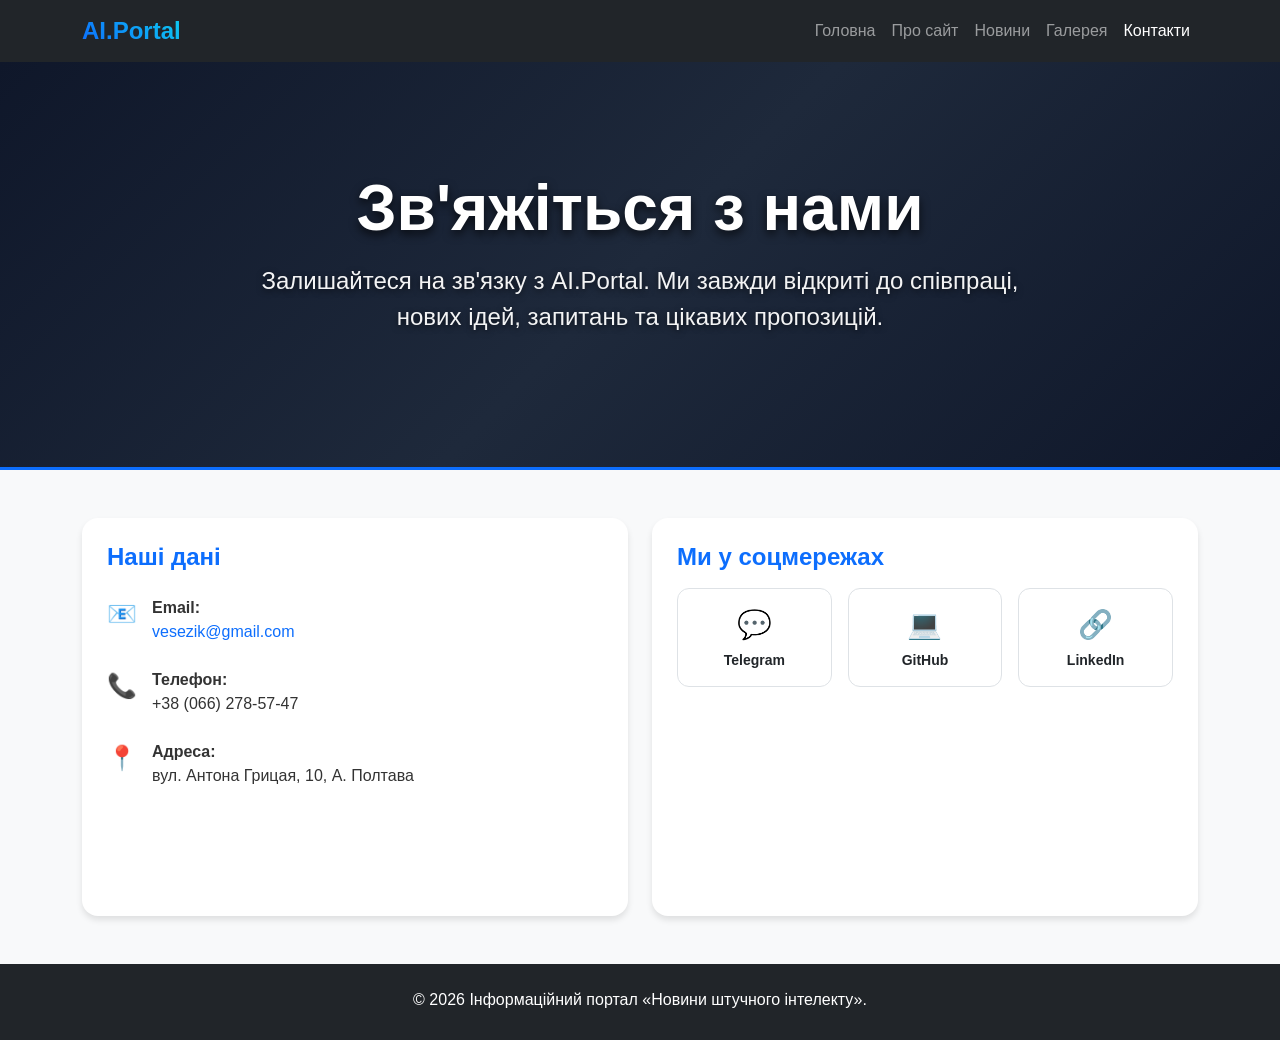
<file: contacts.html>
<!DOCTYPE html>
<html lang="uk">
<head>
    <meta charset="UTF-8">
    <meta name="viewport" content="width=device-width, initial-scale=1.0">
    <title>Контакти | AI.Portal</title>
    <link href="https://cdn.jsdelivr.net/npm/bootstrap@5.3.2/dist/css/bootstrap.min.css" rel="stylesheet">
    <link rel="stylesheet" href="style.css">
    <style>
        /* Локальные стили страницы контактов */
        .info-card { 
            transition: transform 0.3s ease, box-shadow 0.3s ease; 
            border: none; 
            border-radius: 16px; 
            overflow: hidden; 
            box-shadow: 0 4px 6px rgba(0,0,0,0.1);
            background: #fff;
            padding: 25px;
        }
        .info-card:hover { transform: translateY(-10px); box-shadow: 0 20px 30px rgba(0,0,0,0.15); }
        .contact-icon { font-size: 1.5rem; color: #0d6efd; margin-right: 15px; }
        .social-card { text-align: center; padding: 15px; border: 1px solid #dee2e6; border-radius: 12px; transition: 0.3s; }
        .social-card:hover { background: #f1f5f9; border-color: #0d6efd; }
    </style>
</head>
<body>

    <header class="bg-dark text-white sticky-top">
        <nav class="navbar navbar-expand-lg navbar-dark container">
            <div class="container-fluid">
                <a class="navbar-brand" href="index.html"><span class="text-gradient">AI.Portal</span></a>
                <button class="navbar-toggler" type="button" data-bs-toggle="collapse" data-bs-target="#navbarNav">
                    <span class="navbar-toggler-icon"></span>
                </button>
                <div class="collapse navbar-collapse" id="navbarNav">
                    <ul class="navbar-nav ms-auto">
                        <li class="nav-item"><a class="nav-link" href="index.html">Головна</a></li>
                        <li class="nav-item"><a class="nav-link" href="about.html">Про сайт</a></li>
                        <li class="nav-item"><a class="nav-link" href="news.html">Новини</a></li>
                        <li class="nav-item"><a class="nav-link" href="gallery.html">Галерея</a></li>
                        <li class="nav-item"><a class="nav-link active" href="contacts.html">Контакти</a></li>
                    </ul>
                </div>
            </div>
        </nav>
    </header>

    <section class="hero-section text-center text-white d-flex align-items-center justify-content-center">
        <div class="container py-2">
            <h1 class="display-3 fw-bold mb-3" style="text-shadow: 0 4px 10px rgba(0,0,0,0.7);">Зв'яжіться з нами</h1>
            <p class="lead mb-4 fs-4 text-white" style="max-width: 800px; margin: 0 auto; text-shadow: 0 2px 6px rgba(0,0,0,0.6); opacity: 0.95;">
                Залишайтеся на зв'язку з AI.Portal. Ми завжди відкриті до співпраці, нових ідей, запитань та цікавих пропозицій.
            </p>
        </div>
    </section>

    <main class="container my-5">
        <div class="row g-4">
            <div class="col-md-6">
                <div class="info-card h-100">
                    <h4 class="fw-bold mb-4 text-primary">Наші дані</h4>
                    <div class="d-flex mb-4">
                        <span class="contact-icon">📧</span>
                        <p class="mb-0"><strong>Email:</strong><br><a href="vesezik@gmail.com" class="text-decoration-none">vesezik@gmail.com</a></p>
                    </div>
                    <div class="d-flex mb-4">
                        <span class="contact-icon">📞</span>
                        <p class="mb-0"><strong>Телефон:</strong><br>+38 (066) 278-57-47</p>
                    </div>
                    <div class="d-flex">
                        <span class="contact-icon">📍</span>
                        <p class="mb-0"><strong>Адреса:</strong><br>вул. Антона Грицая, 10, А. Полтава</p>
                    </div>
                </div>
            </div>

            <div class="col-md-6">
                <div class="info-card h-100">
                    <h4 class="fw-bold mb-3 text-primary">Ми у соцмережах</h4>
                    <div class="row g-3 mb-4">
                        <div class="col-4">
                            <a href="https://web.telegram.org/k/#@vbeza" target="_blank" class="text-decoration-none text-dark">
                                <div class="social-card">
                                    <div class="fs-3 mb-1">💬</div>
                                    <div class="fw-bold small">Telegram</div>
                                </div>
                            </a>
                        </div>
                        <div class="col-4">
                            <a href="https://github.com/vesezik" target="_blank" class="text-decoration-none text-dark">
                                <div class="social-card">
                                    <div class="fs-3 mb-1">💻</div>
                                    <div class="fw-bold small">GitHub</div>
                                </div>
                            </a>
                        </div>
                        <div class="col-4">
                            <a href="https://ua.linkedin.com" target="_blank" class="text-decoration-none text-dark">
                                <div class="social-card">
                                    <div class="fs-3 mb-1">🔗</div>
                                    <div class="fw-bold small">LinkedIn</div>
                                </div>
                            </a>
                        </div>
                    </div>
                    
                    <div class="map-container" style="height: 180px; border-radius: 12px; overflow: hidden;">
                        <iframe src="https://www.google.com/maps/embed?pb=!1m18!1m12!1m3!1d2564.2!2d34.54!3d49.58!2m3!1f0!2f0!3f0!3m2!1i1024!2i768!4f13.1!3m3!1m2!1s0x0%3A0x0!2zNDnCsDM1JzAwLjAiTiAzNMKwMzInMjQuMCJF!5e0!3m2!1sru!2sua!4v1650000000000" width="100%" height="100%" style="border:0;" allowfullscreen="" loading="lazy"></iframe>
                    </div>
                </div>
            </div>
        </div>
    </main>

    <footer class="bg-dark text-white text-center py-4 mt-5">
        <p class="mb-1">© 2026 Інформаційний портал «Новини штучного інтелекту».</p>
    </footer>

    <script src="https://code.jquery.com/jquery-3.7.1.min.js"></script>
    <script src="https://cdn.jsdelivr.net/npm/bootstrap@5.3.2/dist/js/bootstrap.bundle.min.js"></script>
</body>
</html>
</file>
<file: style.css>
/* Загальні стилі сайту */
body {
    font-family: 'Segoe UI', Tahoma, Geneva, Verdana, sans-serif;
    background-color: #f8f9fa;
    color: #333333;
}

/* Градієнтний логотип в шапці */
.text-gradient {
    background: linear-gradient(45deg, #0d6efd, #0dcaf0);
    -webkit-background-clip: text;
    -webkit-text-fill-color: transparent;
    font-weight: bold;
    font-size: 1.5rem;
}

/* НАДІЙНИЙ ТЕМНИЙ БАННЕР (ГРАДІЄНТ ЗАМІСТЬ КАРТИНКИ) */
.hero-section {
    background: linear-gradient(135deg, #0f172a 0%, #1e293b 50%, #0f172a 100%);
    padding: 100px 0; 
    position: relative;
    border-bottom: 3px solid #0d6efd; 
}

/* Заголовок секції новин */
.section-title::after {
    content: '';
    display: block;
    width: 60px;
    height: 4px;
    background: #0d6efd;
    margin-top: 8px;
    border-radius: 2px;
}

/* Фіксований сайдбар при прокрутці */
.sticky-sidebar {
    position: sticky;
    top: 90px;
}

/* Стилізація карток */
.sidebar-card, .news-card {
    border-radius: 12px !important;
    transition: transform 0.2s ease, box-shadow 0.2s ease;
}

.news-card:hover {
    transform: translateY(-5px);
    box-shadow: 0 10px 20px rgba(0,0,0,0.15) !important;
}

/* ==========================================================================
   АДАПТИВНОСТЬ И ОПТИМИЗАЦИЯ ИЗОБРАЖЕНИЙ (ДЛЯ МОБИЛЬНЫХ)
   ========================================================================== */

/* Настройки для картинок в карточках новостей и динамической сетке */
.news-card img, 
#top-news-grid img,
.card-img-top {
    width: 100% !important;
    height: auto !important;
    aspect-ratio: 16 / 9;    /* Фиксирует правильные пропорции 16:9, чтобы фото не сплющивалось */
    object-fit: cover;       /* Картинка аккуратно заполняет блок без деформации и "мыла" */
    object-position: center; /* Центрирует изображение при обрезке */
    
    /* Идеально скругляем верхние углы картинок под радиус твоих карточек (12px) */
    border-top-left-radius: 12px !important;
    border-top-right-radius: 12px !important;
}

/* Исправление адаптивности для картинки внутри модального окна (при клике) */
#modal-img {
    width: 100% !important;
    height: auto !important;
    aspect-ratio: 16 / 9;
    object-fit: cover;
    object-position: center;
}

/* Адаптивная верс под экраны телефонов */
@media (max-width: 768px) {
    /* Корректируем гигантский главный баннер, чтобы он аккуратно смотрелся на мобилке */
    .hero-section h1 {
        font-size: 2.2rem !important;
    }
    
    .hero-section p {
        font-size: 1.1rem !important;
    }
    
    .hero-section {
        padding: 60px 0;
    }

    /* На узких экранах смартфонов пропорция 4:3 (более квадратная) выглядит в сетке лучше, чем узкая 16:9 */
    .news-card img, 
    #top-news-grid img {
        aspect-ratio: 4 / 3; 
        max-height: 250px; 
    }

    #modal-img {
        max-height: 220px;
    }
}
</file>
